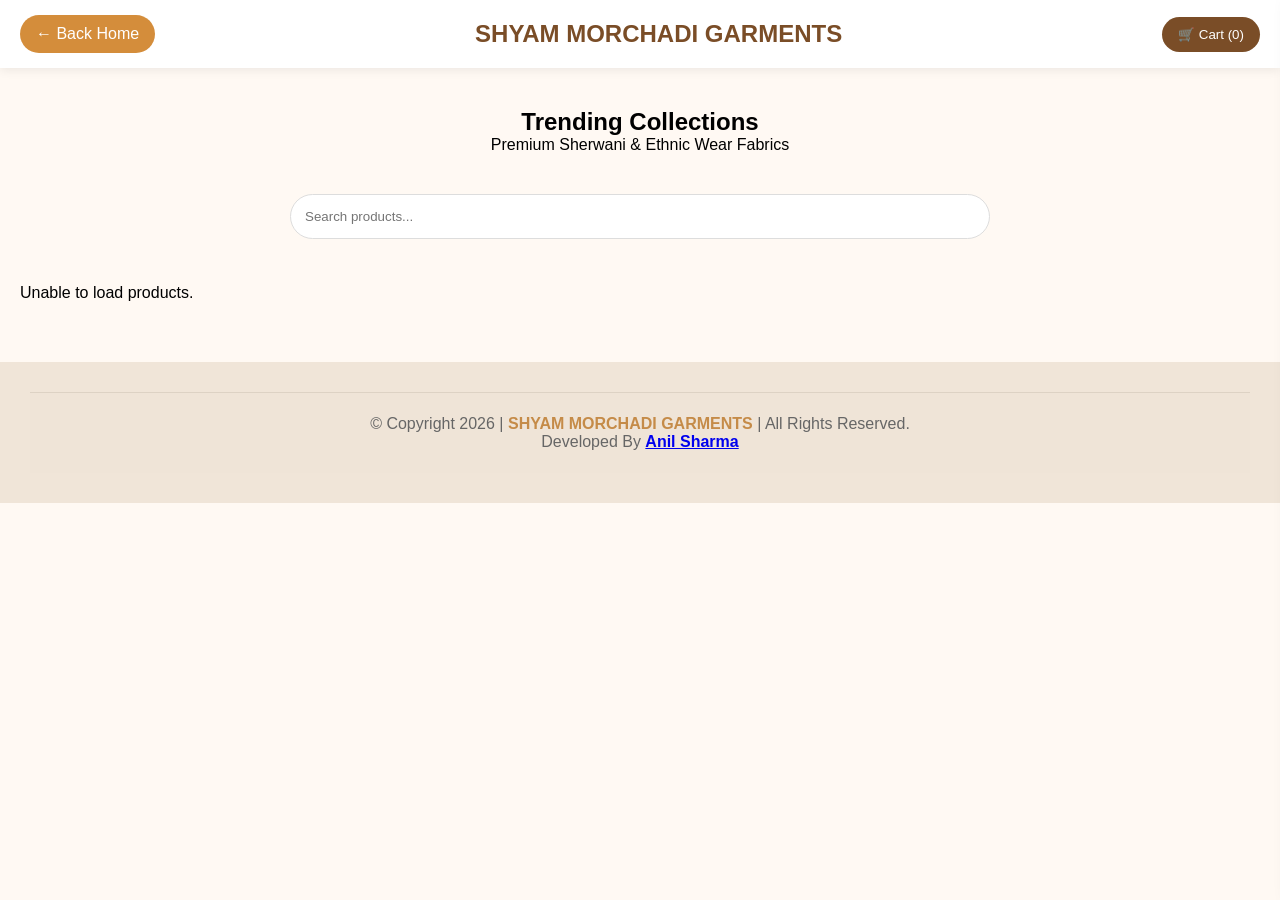
<file: collections.html>
<!DOCTYPE html>
<html lang="en">

<head>
    <meta charset="UTF-8">
    <meta name="viewport" content="width=device-width, initial-scale=1.0">
    <title>Trending Collections | SHYAM MORCHADI GARMENTS</title>
    <style>
        * {
            margin: 0;
            padding: 0;
            box-sizing: border-box;
            scroll-behavior: smooth;
        }

        body {
            font-family: Arial, sans-serif;
            background: #fff9f3
        }

        .tc-header {
            position: sticky;
            top: 0;
            background: #fff;
            padding: 15px 20px;
            display: flex;
            justify-content: space-between;
            align-items: center;
            box-shadow: 0 2px 10px rgba(0, 0, 0, .08);
            z-index: 99
        }

        .tc-home {
            padding: 10px 16px;
            background: #d48d3b;
            color: #fff;
            text-decoration: none;
            border-radius: 30px
        }

        .tc-title {
            text-align: center;
            color: #7a4d27
        }

        .tc-cart-btn {
            cursor: pointer;
            background: #7a4d27;
            color: #fff;
            border: none;
            padding: 10px 16px;
            border-radius: 30px
        }

        .tc-hero {
            text-align: center;
            padding: 40px 20px
        }

        .tc-search {
            display: block;
            width: min(700px, 90%);
            margin: 0 auto 25px;
            padding: 14px;
            border: 1px solid #ddd;
            border-radius: 30px
        }

        .tc-grid {
            display: grid;
            grid-template-columns: repeat(auto-fill, minmax(280px, 1fr));
            gap: 24px;
            padding: 20px
        }

        .tc-card {
            background: #fff;
            border-radius: 18px;
            overflow: hidden;
            box-shadow: 0 4px 16px rgba(0, 0, 0, .08)
        }

        .tc-card img {
            width: 100%;
            height: 260px;
            object-fit: cover
        }

        .tc-content {
            padding: 15px
        }

        .tc-price {
            color: #d48d3b;
            font-weight: bold;
            font-size: 22px
        }

        .tc-qty {
            display: flex;
            gap: 10px;
            align-items: center;
            margin: 12px 0
        }

        .tc-qty button,
        .tc-add {
            padding: 8px 12px;
            border: none;
            border-radius: 8px;
            cursor: pointer
        }

        .tc-add {
            width: 100%;
            background: #d48d3b;
            color: #fff
        }

        .tc-drawer {
            position: fixed;
            right: -420px;
            top: 0;
            width: 400px;
            max-width: 100%;
            height: 100%;
            background: #fff;
            transition: .3s;
            z-index: 999;
            padding: 15px;
            box-shadow: -5px 0 20px rgba(0, 0, 0, .2);
            display: flex;
            flex-direction: column
        }

        .tc-drawer.open {
            right: 0
        }

        .tc-overlay {
            position: fixed;
            inset: 0;
            background: rgba(0, 0, 0, .4);
            display: none;
            z-index: 998
        }

        .tc-overlay.show {
            display: block
        }

        .tc-items {
            flex: 1;
            overflow: auto
        }

        .tc-order {
            background: #25D366;
            color: #fff;
            border: none;
            padding: 14px;
            border-radius: 30px;
            cursor: pointer;
            width: 100%
        }

        .tc-footer {
            margin-top: 40px;
            background: #f0e5d8;
            padding: 30px;
            text-align: center
        }

        .foot-bottom {
            border-top: 1px solid #ddd2c4;
            padding: 22px 7%;
            text-align: center;
            color: #666;
            font-size: 16px;
            background: #efe4d7;
        }

        .foot-bottom span {
            color: #c58b48;
            font-weight: 600;
        }
        .tc-cart-row{

    display:flex;

    justify-content:space-between;

    align-items:center;

    gap:10px;

    margin-bottom:10px;
}

.tc-delete-btn{

    background:#e74c3c;

    color:#fff;

    border:none;

    padding:8px 14px;

    border-radius:8px;

    cursor:pointer;

    font-size:13px;
}

.tc-delete-btn:hover{

    opacity:.9;
}
.tc-clear-cart{

    width:100%;

    margin-bottom:10px;

    background:#7a4d27;

    color:#fff;

    border:none;

    padding:14px;

    border-radius:30px;

    cursor:pointer;
}




@media(max-width:768px){
      .tc-home {
        font-size: 12px;
            padding: 4px 8px;
            background: #d48d3b;
            color: #fff;
            text-decoration: none;
            border-radius: 15px
        }
         .tc-title {
            font-size: 12px;
        }
        
        .tc-cart-btn {
            font-size: 12px;
            cursor: pointer;
            background: #bda795;
            color: #fff;
            border: none;
            padding: 4px 8px;
            border-radius: 15px
        }
}
    

/* ================= LOADER ================= */

.tc-loader-wrapper{

    width:100%;

    display:flex;

    flex-direction:column;

    align-items:center;

    justify-content:center;

    padding:80px 20px;

    gap:20px;
}

.tc-loader{

    width:70px;

    height:70px;

    border:6px solid #f3e1cd;

    border-top:6px solid #d48d3b;

    border-radius:50%;

    animation:tcSpin 1s linear infinite;
}

/* TEXT */

.tc-loader-wrapper p{

    color:#7a4d27;

    font-size:18px;

    font-weight:600;
}

/* SPIN */

@keyframes tcSpin{

    0%{

        transform:rotate(0deg);
    }

    100%{

        transform:rotate(360deg);
    }

}


    </style>
</head>

<body>

    <div class="tc-header">
        <a href="index.html" class="tc-home">← Back Home</a>
        <h2 class="tc-title">SHYAM MORCHADI GARMENTS</h2>
        <button class="tc-cart-btn" onclick="openCart()">🛒 Cart (<span id="cartCount">0</span>)</button>
    </div>

    <section class="tc-hero">
        <h1>Trending Collections</h1>
        <p>Premium Sherwani & Ethnic Wear Fabrics</p>
    </section>

    <input class="tc-search" id="search" placeholder="Search products...">
<div id="tc-loader" class="tc-loader-wrapper">
    <div class="tc-loader"></div>

    <p>
        Loading Premium Collections...
    </p>

</div>
    <div id="products" class="tc-grid"></div>

    <div class="tc-overlay" id="overlay" onclick="closeCart()"></div>

    <div class="tc-drawer" id="drawer">
        <h2>Shopping Cart</h2>
        <div class="tc-items" id="cartItems"></div>
        <h3>Total: ₹<span id="totalAmt">0</span></h3>
        <button class="tc-clear-cart" onclick="clearCart()"> Clear Cart </button>
        <button class="tc-order" onclick="whatsappOrder()">Order on WhatsApp</button>
    </div>

    <footer class="tc-footer">
        <div class="foot-bottom">

            © Copyright 2026 |
            <span>
                SHYAM MORCHADI GARMENTS
            </span>
            | All Rights Reserved. <br>
            Developed By <span> <a href="https://backtick.in/" target="_blank">Anil Sharma</a></span>
        </div>
    </footer>

    <script>
        const API_URL = "https://script.google.com/macros/s/AKfycbw9p7KmoX_NBHthhbcltU9DxDfgYz_7BRnIdJJrrB8K_wScSTcKerc22ifkkMvbRjvo9w/exec";
        let products = [];

        let cart = JSON.parse(localStorage.getItem('tcCart') || '[]');

        function saveCart() {
            localStorage.setItem('tcCart', JSON.stringify(cart));
            renderCart();
        }

        async function loadProducts() {
             document
    .getElementById('tc-loader')
    .style.display = 'flex';
            try {
                const res = await fetch(API_URL);
                products = await res.json();
                renderProducts(products);
            } catch (e) {
                document.getElementById('products').innerHTML = '<p>Unable to load products.</p>';
            }
             document
    .getElementById('tc-loader')
    .style.display = 'none';
        }

        function renderProducts(arr) {
            const el = document.getElementById('products');
            el.innerHTML = '';
            arr.forEach(p => {
                el.innerHTML += `
  <div class="tc-card">
    <img src="${p.image}" onerror="this.src='https://via.placeholder.com/400x300?text=Fabric'">
    <div class="tc-content">
      <small>${p.category || ''}</small>
      <h3>${p.name}</h3>
      <p>${p.description || ''}</p>
      <div class="tc-price">₹${p.price}</div>
      <div class="tc-qty">
        <button onclick="changeQty(${p.id},-1)">-</button>
        <span id="qty_${p.id}">1</span>
        <button onclick="changeQty(${p.id},1)">+</button>
      </div>
      <button class="tc-add" onclick='addToCart(${JSON.stringify(p)})'>Add To Cart</button>
    </div>
  </div>`;
            });
        }

        const qtyMap = {};
        function changeQty(id, val) {
            qtyMap[id] = (qtyMap[id] || 1) + val;
            if (qtyMap[id] < 1) qtyMap[id] = 1;
            document.getElementById('qty_' + id).textContent = qtyMap[id];
        }

        function addToCart(p) {
            const q = qtyMap[p.id] || 1;
            const ex = cart.find(x => x.id === p.id);
            if (ex) ex.qty += q;
            else cart.push({ ...p, qty: q });
            saveCart();
        }

        function renderCart() {
            document.getElementById('cartCount').textContent = cart.reduce((a, b) => a + b.qty, 0);
            let total = 0;
            const c = document.getElementById('cartItems');
            c.innerHTML = '';
            cart.forEach(i => {
                total += i.qty * i.price;
                // c.innerHTML += `<p><b>${i.name}</b><br>Qty:${i.qty} | ₹${i.price}</p><hr>`;
                c.innerHTML += `
<div class="tc-cart-row">

    <p>
        <b>${i.name}</b><br>
        Qty: ${i.qty} | ₹${i.price}
    </p>

    <button
        class="tc-delete-btn"
        onclick="removeItem(${i.id})">

        Remove

    </button>

</div>

<hr>
`;
            });
            document.getElementById('totalAmt').textContent = total;
        }
function removeItem(id){

    cart = cart.filter(item => item.id !== id);

    saveCart();

}
        function openCart() {
            drawer.classList.add('open');
            overlay.classList.add('show');
        }
        function closeCart() {
            drawer.classList.remove('open');
            overlay.classList.remove('show');
        }
function clearCart(){

    if(confirm("Remove all items from cart?")){

        cart = [];

        saveCart();

    }

}
        function whatsappOrder() {
            if (!cart.length) { alert('Cart empty'); return; }
            let msg = 'Hello SHYAM MORCHADI GARMENTS,%0A%0AOrder Details:%0A';
            let total = 0;
            cart.forEach((i, n) => {
                total += i.qty * i.price;
                msg += `${n + 1}. ${i.name} Qty:${i.qty} Price:₹${i.price}%0A`;
            });
            msg += `%0AGrand Total: ₹${total}`;
            window.open('https://wa.me/919374857246?text=' + msg, '_blank');
        }

        search.onkeyup = e => {
            const k = e.target.value.toLowerCase();
            renderProducts(products.filter(p => (p.name || '').toLowerCase().includes(k) || (p.category || '').toLowerCase().includes(k)));
        };

        renderCart();
        loadProducts();
    </script>
</body>

</html>
</file>
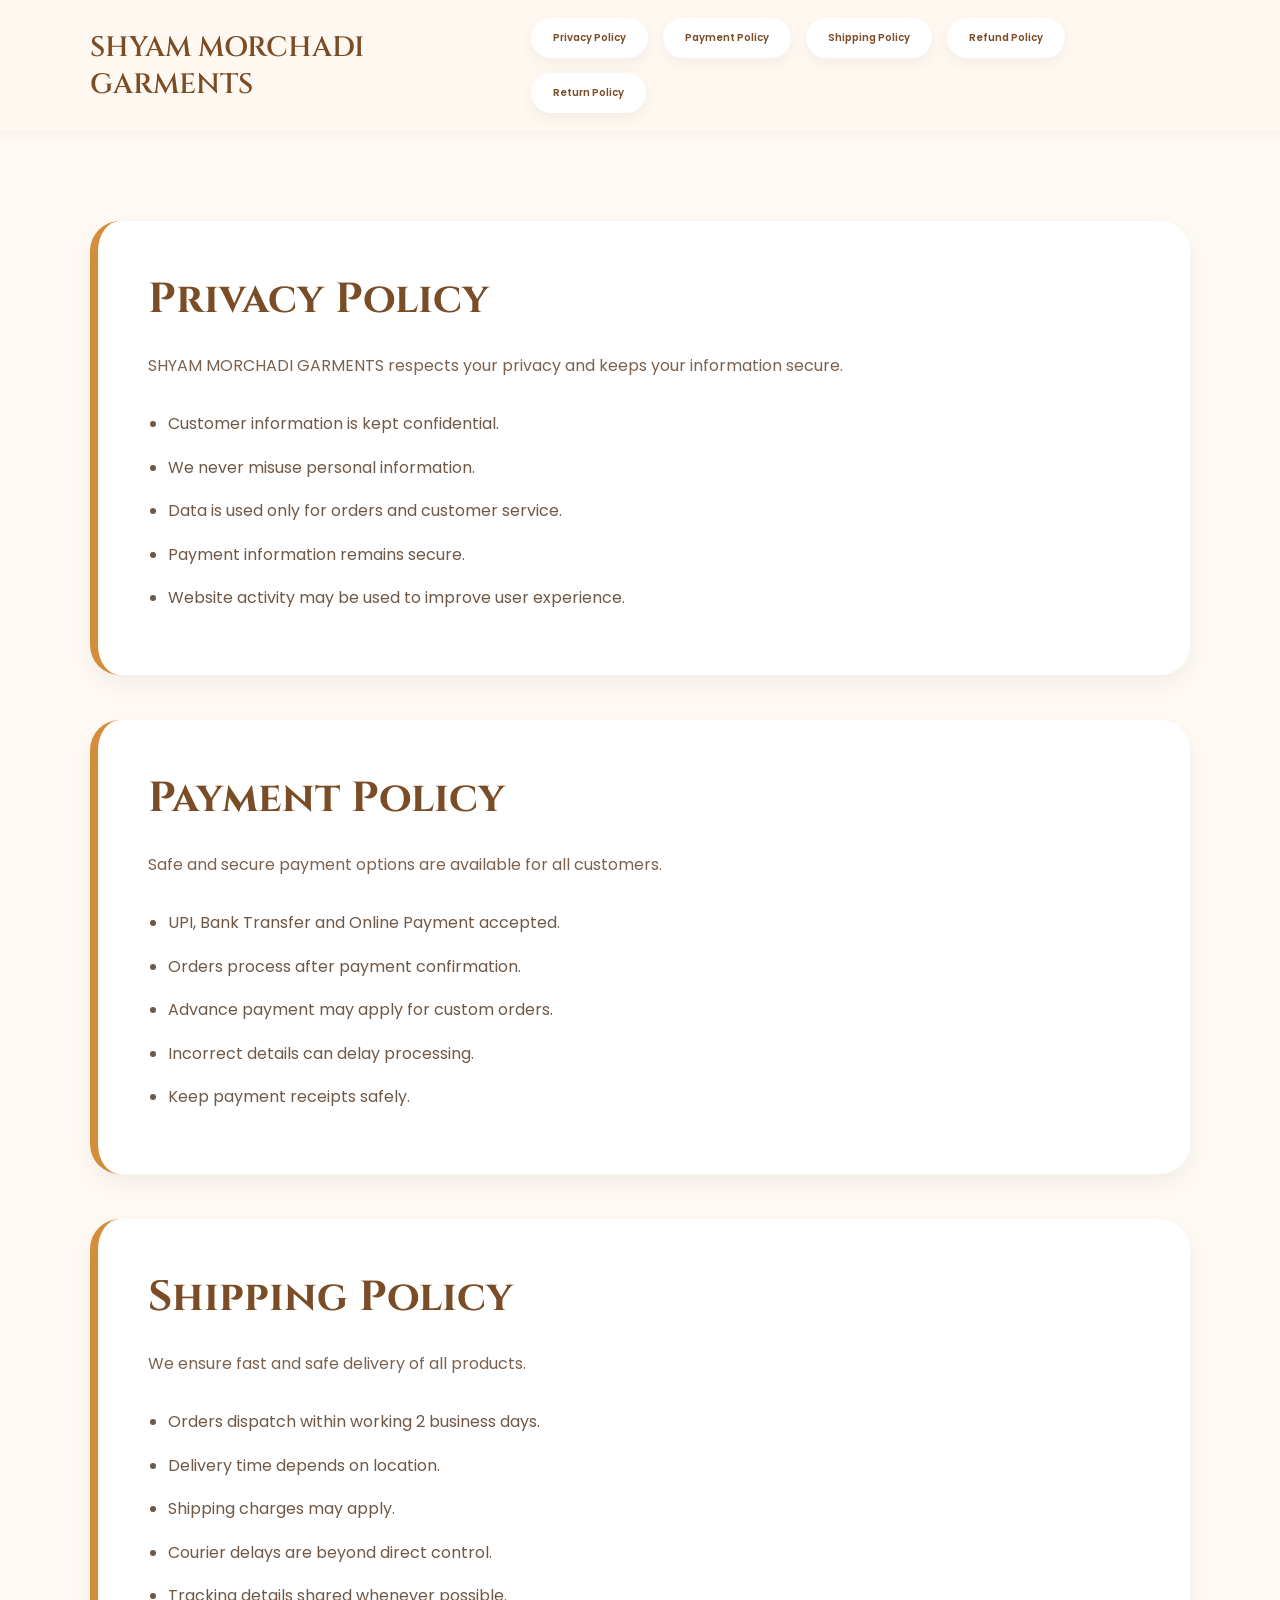
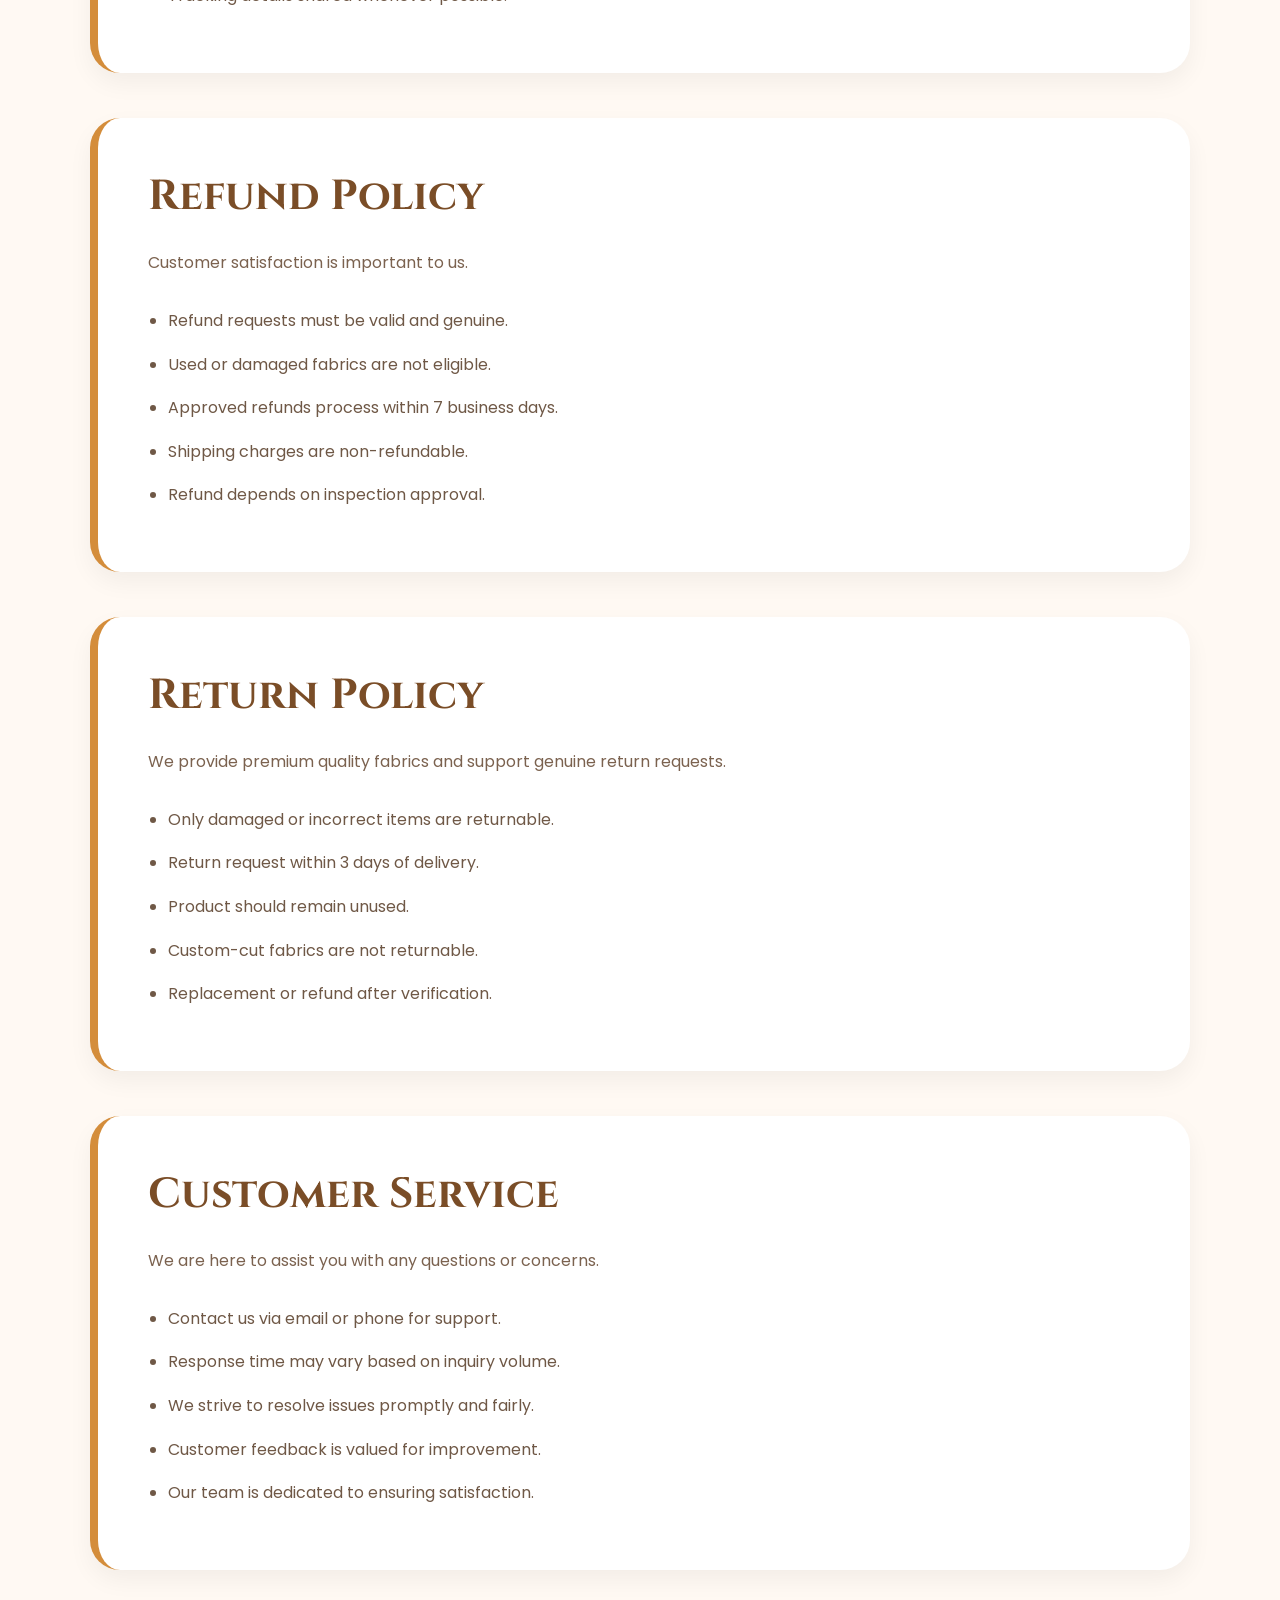
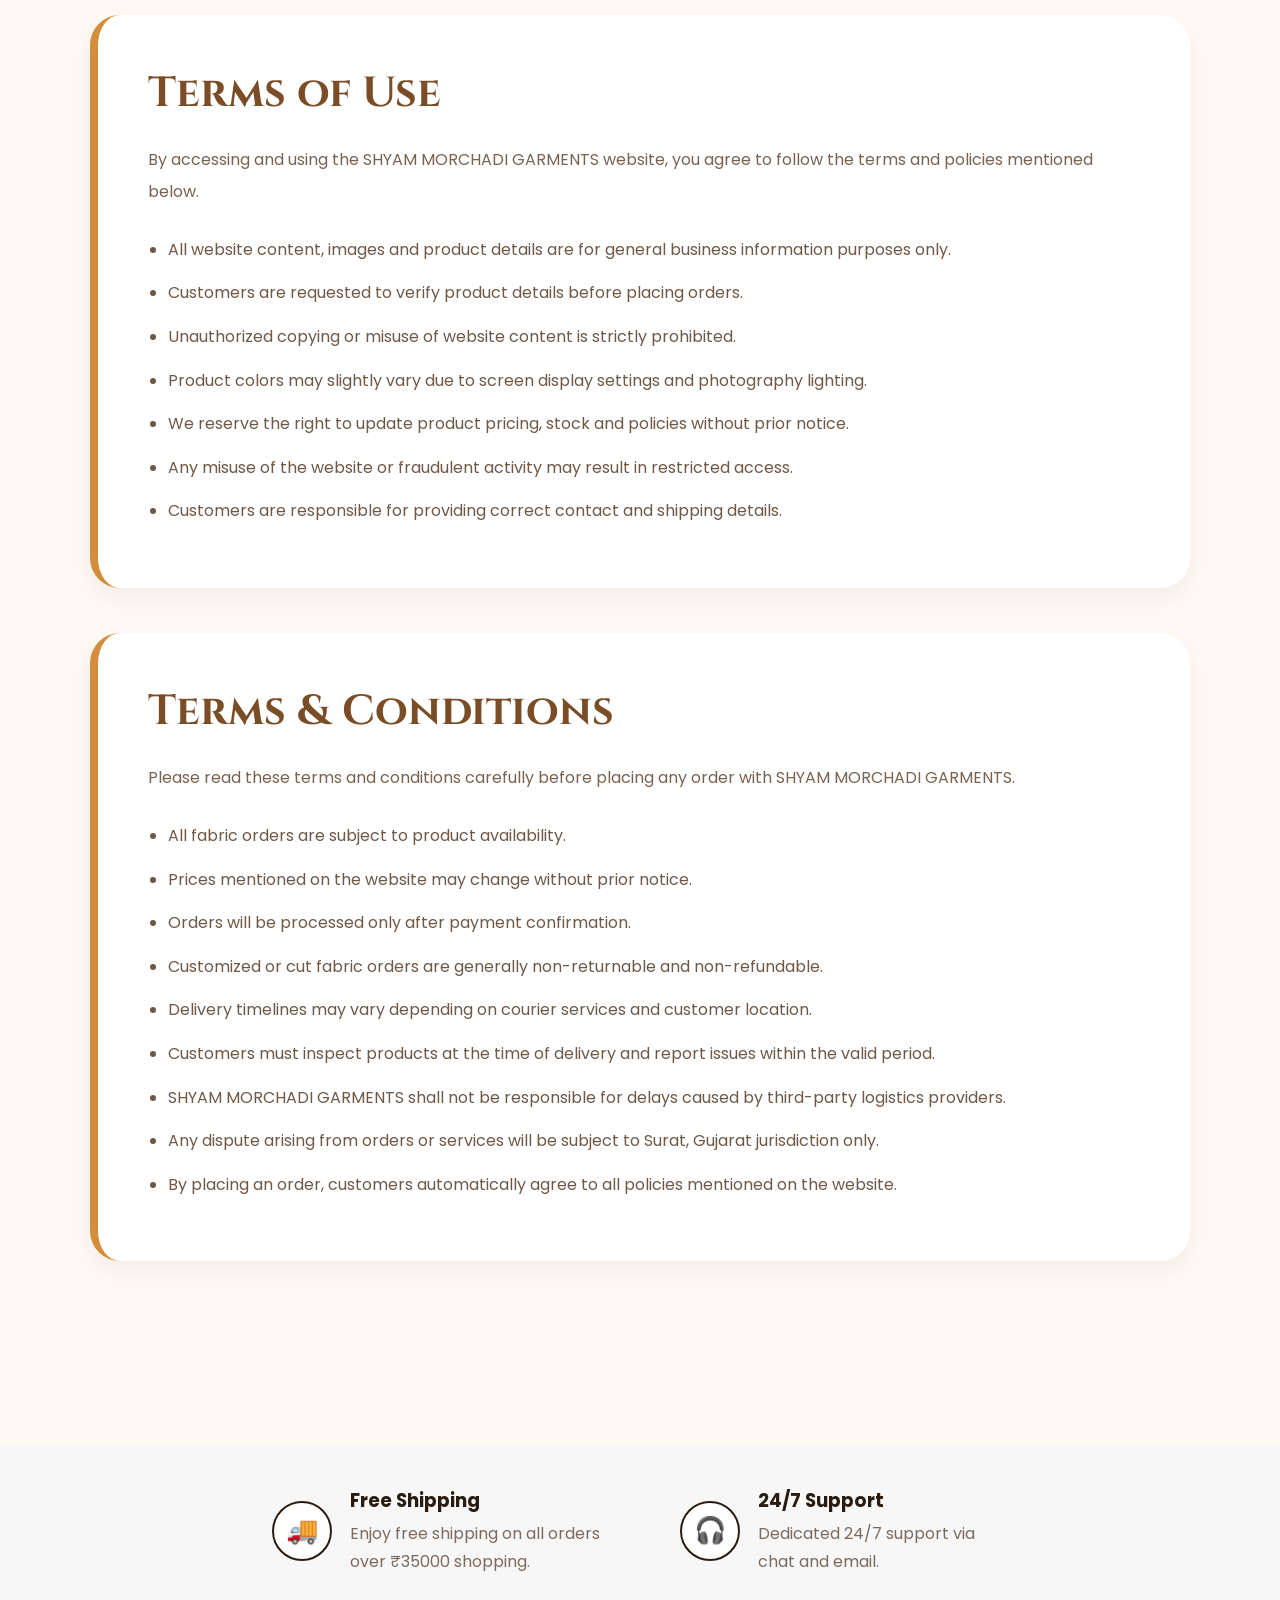
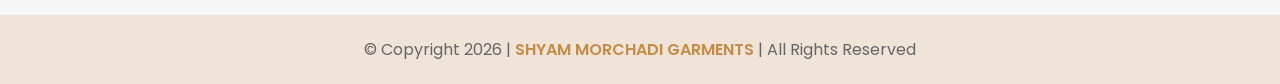
<file: policies.html>
<!DOCTYPE html>
<html lang="en">
<head>
  <meta charset="UTF-8">
  <meta name="viewport" content="width=device-width, initial-scale=1.0">
  <title>Policies | SHYAM MORCHADI GARMENTS</title>

  <!-- GOOGLE FONT -->

  <link rel="preconnect" href="https://fonts.googleapis.com">

  <link href="https://fonts.googleapis.com/css2?family=Cinzel:wght@500;700&family=Poppins:wght@300;400;500;600;700&display=swap" rel="stylesheet">

  <style>

    *{
      margin:0;
      padding:0;
      box-sizing:border-box;
      scroll-behavior:smooth;
    }

    body{
      font-family:'Poppins',sans-serif;
      background:#fff9f3;
      color:#6b3f1f;
    }

    a{
      text-decoration:none;
    }

    /* ===================================================== */
    /* HEADER */
    /* ===================================================== */

    .policyHeader{
      width:100%;
      background:rgba(255,248,240,0.95);
      padding:18px 7%;
      display:flex;
      justify-content:space-between;
      align-items:center;
      box-shadow:0 2px 15px rgba(0,0,0,0.05);
      position:sticky;
      top:0;
      z-index:999;
    }

    .policyLogo{
      font-size:28px;
      font-family:'Cinzel',serif;
      font-weight:700;
      color:#8b5e34;
    }

    .policyNav{
      display:flex;
      gap:15px;
      flex-wrap:wrap;
    }

    .policyNav a{
      background:#fff;
      color:#7a4d27;
      padding:12px 22px;
      border-radius:40px;
      font-size:10px;
      font-weight:600;
      transition:0.3s;
      box-shadow:0 5px 15px rgba(0,0,0,0.05);
    }

    .policyNav a:hover{
      background:#d48d3b;
      color:#fff;
    }

    /* ===================================================== */
    /* MAIN SECTION */
    /* ===================================================== */

    .policyMain{
      padding:90px 7%;
    }

    .policyBox{
      background:#fff;
      padding:50px;
      border-radius:30px;
      margin-bottom:45px;
      box-shadow:0 10px 25px rgba(0,0,0,0.05);
      border-left:8px solid #d48d3b;
      transition:0.4s;
    }

    .policyBox:hover{
      transform:translateY(-5px);
    }

    .policyHeading{
      font-size:42px;
      color:#7a4d27;
      margin-bottom:22px;
      font-family:'Cinzel',serif;
    }

    .policyText{
      color:#7b624f;
      line-height:2;
      margin-bottom:25px;
      font-size:16px;
    }

    .policyList{
      padding-left:20px;
    }

    .policyList li{
      color:#6f5846;
      line-height:2.1;
      margin-bottom:10px;
      font-size:16px;
    }

    /* ===================================================== */
    /* FOOTER */
    /* ===================================================== */

    .policyFooter{
      background:#f4ede4;
      margin-top:50px;
    }

    .policyFooterTop{
      display:flex;
      justify-content:center;
      gap:80px;
      padding:40px 7%;
      background:#f7f7f7;
      flex-wrap:wrap;
    }

    .policyFeature{
      display:flex;
      align-items:center;
      gap:18px;
    }

    .policyIcon{
      width:60px;
      height:60px;
      border:2px solid #2b1c10;
      border-radius:50%;
      display:flex;
      align-items:center;
      justify-content:center;
      font-size:26px;
      background:#fff;
    }

    .policyFeature h3{
      color:#2b1c10;
      margin-bottom:5px;
    }

    .policyFeature p{
      color:#7b6a5d;
      max-width:250px;
      line-height:1.7;
    }

    .policyFooterBottom{
      padding:22px;
      text-align:center;
      background:#efe4d7;
      color:#666;
    }

    .policyFooterBottom span{
      color:#c58b48;
      font-weight:600;
    }


    /* ===================================================== */
    /* whats new  sift to smg.html*/
    /* ===================================================== */
/* ================= WHAT'S NEW ================= */

    /* ===================================================== */
    /*  ABOUT BRAND  sifted in smg.html*/
    /* ===================================================== */

    /* ===================================================== */
    /* MOBILE */
    /* ===================================================== */

    @media(max-width:992px){

      .policyHeader{
        flex-direction:column;
        gap:20px;
      }

      .policyHeading{
        font-size:32px;
      }

    }

    @media(max-width:797px){
        .policyNav A{
            display:none;
        }    
    }

    @media(max-width:768px){

      .policyBox{
        padding:35px 25px;
      }

      .policyNav{
        justify-content:center;
      }

      .policyNav a{
        width:100%;
        text-align:center;
      }

    }

  </style>

</head>
<body>

  <!-- ===================================================== -->
  <!-- HEADER -->
  <!-- ===================================================== -->

  <header class="policyHeader">

    <div class="policyLogo">
     <a href="index.html" style="text-decoration:none; color:#7a4d27; font-weight:600;">SHYAM MORCHADI GARMENTS</a>
    </div>

    <div class="policyNav">

      <a href="#privacy-policy">
        Privacy Policy
      </a>

      <a href="#payment-policy">
        Payment Policy
      </a>

      <a href="#shipping-policy">
        Shipping Policy
      </a>

      <a href="#refund-policy">
        Refund Policy
      </a>

      <a href="#return-policy">
        Return Policy
      </a>

    </div>

  </header>

  <!-- ===================================================== -->
  <!-- MAIN CONTENT -->
  <!-- ===================================================== -->

  <section class="policyMain">

    <!-- PRIVACY -->

    <div class="policyBox" id="privacy-policy">

      <h2 class="policyHeading">
        Privacy Policy
      </h2>

      <p class="policyText">
        SHYAM MORCHADI GARMENTS respects your privacy and keeps your information secure.
      </p>

      <ul class="policyList">

        <li>Customer information is kept confidential.</li>

        <li>We never misuse personal information.</li>

        <li>Data is used only for orders and customer service.</li>

        <li>Payment information remains secure.</li>

        <li>Website activity may be used to improve user experience.</li>

      </ul>

    </div>

    <!-- PAYMENT -->

    <div class="policyBox" id="payment-policy">

      <h2 class="policyHeading">
        Payment Policy
      </h2>

      <p class="policyText">
        Safe and secure payment options are available for all customers.
      </p>

      <ul class="policyList">

        <li>UPI, Bank Transfer and Online Payment accepted.</li>

        <li>Orders process after payment confirmation.</li>

        <li>Advance payment may apply for custom orders.</li>

        <li>Incorrect details can delay processing.</li>

        <li>Keep payment receipts safely.</li>

      </ul>

    </div>

    <!-- SHIPPING -->

    <div class="policyBox" id="shipping-policy">

      <h2 class="policyHeading">
        Shipping Policy
      </h2>

      <p class="policyText">
        We ensure fast and safe delivery of all products.
      </p>

      <ul class="policyList">

        <li>Orders dispatch within working 2 business days.</li>

        <li>Delivery time depends on location.</li>

        <li>Shipping charges may apply.</li>

        <li>Courier delays are beyond direct control.</li>

        <li>Tracking details shared whenever possible.</li>

      </ul>

    </div>

    <!-- REFUND -->

    <div class="policyBox" id="refund-policy">

      <h2 class="policyHeading">
        Refund Policy
      </h2>

      <p class="policyText">
        Customer satisfaction is important to us.
      </p>

      <ul class="policyList">

        <li>Refund requests must be valid and genuine.</li>

        <li>Used or damaged fabrics are not eligible.</li>

        <li>Approved refunds process within 7 business days.</li>

        <li>Shipping charges are non-refundable.</li>

        <li>Refund depends on inspection approval.</li>

      </ul>

    </div>

    <!-- RETURN -->

    <div class="policyBox" id="return-policy">

      <h2 class="policyHeading">
        Return Policy
      </h2>

      <p class="policyText">
        We provide premium quality fabrics and support genuine return requests.
      </p>

      <ul class="policyList">

        <li>Only damaged or incorrect items are returnable.</li>

        <li>Return request within 3 days of delivery.</li>

        <li>Product should remain unused.</li>

        <li>Custom-cut fabrics are not returnable.</li>

        <li>Replacement or refund after verification.</li>

      </ul>

    </div>

    <!-- Customer Service -->

     <div class="policyBox" id="customer-service">

       <h2 class="policyHeading">
         Customer Service
       </h2>

       <p class="policyText">
         We are here to assist you with any questions or concerns.
       </p>

       <ul class="policyList">

         <li>Contact us via email or phone for support.</li>

         <li>Response time may vary based on inquiry volume.</li>

         <li>We strive to resolve issues promptly and fairly.</li>

         <li>Customer feedback is valued for improvement.</li>

         <li>Our team is dedicated to ensuring satisfaction.</li>

       </ul>


    </div>

    <!-- What's New sifted in smg.html -->


    <!-- Terms of Use -->
 <div class="policyBox" id="terms-of-use">

       <h2 class="policyHeading">
         Terms of Use
       </h2>

       <p class="policyText">
          By accessing and using the SHYAM MORCHADI GARMENTS website,
        you agree to follow the terms and policies mentioned below.
       </p>

       <ul class="policyList">

          <li>
            All website content, images and product details are for general business information purposes only.
        </li>

        <li>
            Customers are requested to verify product details before placing orders.
        </li>

        <li>
            Unauthorized copying or misuse of website content is strictly prohibited.
        </li>

        <li>
            Product colors may slightly vary due to screen display settings and photography lighting.
        </li>

        <li>
            We reserve the right to update product pricing, stock and policies without prior notice.
        </li>

        <li>
            Any misuse of the website or fraudulent activity may result in restricted access.
        </li>

        <li>
            Customers are responsible for providing correct contact and shipping details.
        </li>

       </ul>


    </div>

     <!-- Terms & Conditions -->
   <div class="policyBox" id="terms-and-conditions">

       <h2 class="policyHeading">
         Terms & Conditions
       </h2>

       <p class="policyText">
         Please read these terms and conditions carefully before placing any order with SHYAM MORCHADI GARMENTS.
       </p>

       <ul class="policyList">

          <li>
            All fabric orders are subject to product availability.
        </li>

        <li>
            Prices mentioned on the website may change without prior notice.
        </li>

        <li>
            Orders will be processed only after payment confirmation.
        </li>

        <li>
            Customized or cut fabric orders are generally non-returnable and non-refundable.
        </li>

        <li>
            Delivery timelines may vary depending on courier services and customer location.
        </li>

        <li>
            Customers must inspect products at the time of delivery and report issues within the valid period.
        </li>

        <li>
            SHYAM MORCHADI GARMENTS shall not be responsible for delays caused by third-party logistics providers.
        </li>

        <li>
            Any dispute arising from orders or services will be subject to Surat, Gujarat jurisdiction only.
        </li>

        <li>
            By placing an order, customers automatically agree to all policies mentioned on the website.
        </li>

       </ul>


    </div>

  <!-- Read More sifted in smg.html -->


  </section>
  
  <!-- ===================================================== -->
  <!-- FOOTER -->
  <!-- ===================================================== -->

  <footer class="policyFooter">

    <div class="policyFooterTop">

      <div class="policyFeature">

        <div class="policyIcon">
          🚚
        </div>

        <div>

          <h3>Free Shipping</h3>

          <p>
            Enjoy free shipping on all orders over ₹35000 shopping.
          </p>

        </div>

      </div>

      <div class="policyFeature">

        <div class="policyIcon">
          🎧
        </div>

        <div>

          <h3>24/7 Support</h3>

          <p>
            Dedicated 24/7 support via chat and email.
          </p>

        </div>

      </div>

    </div>

    <div class="policyFooterBottom">

      © Copyright 2026 |
      <span>SHYAM MORCHADI GARMENTS</span>
      | All Rights Reserved

    </div>

  </footer>

</body>
</html>
</file>
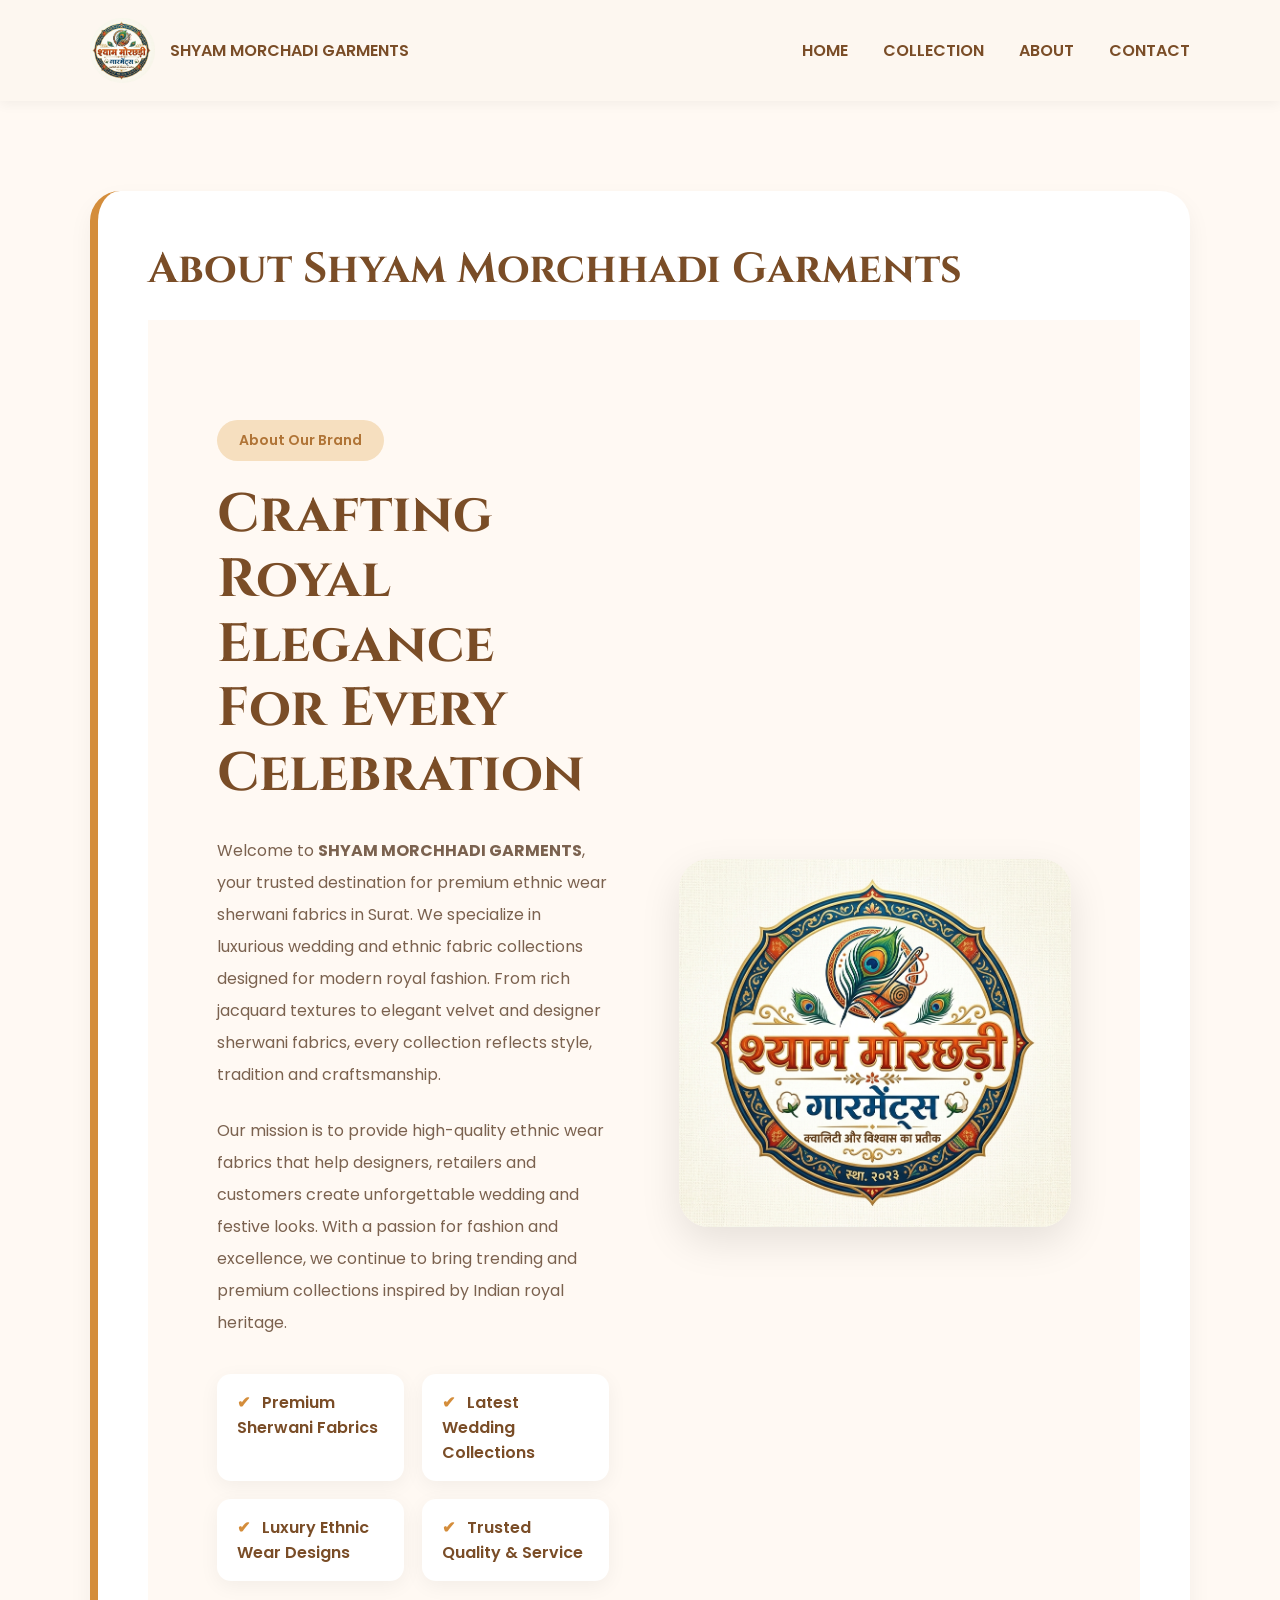
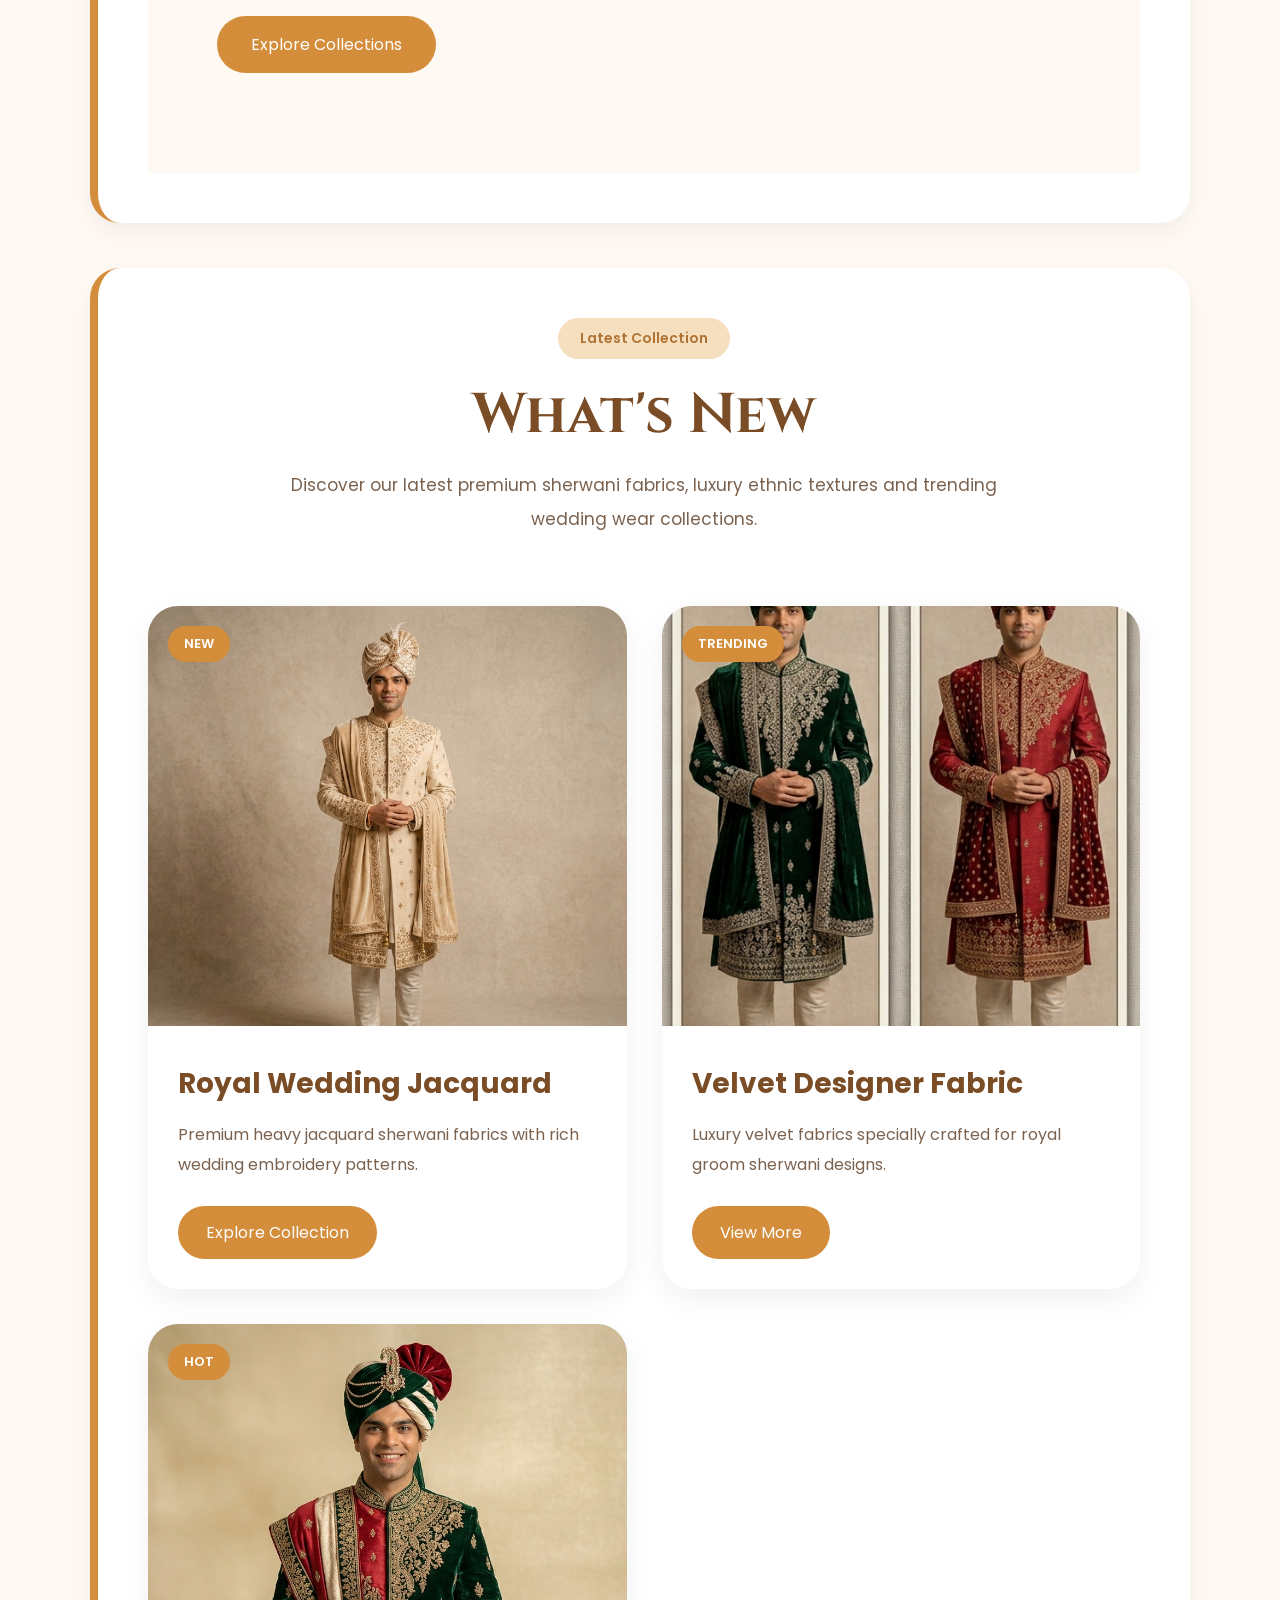
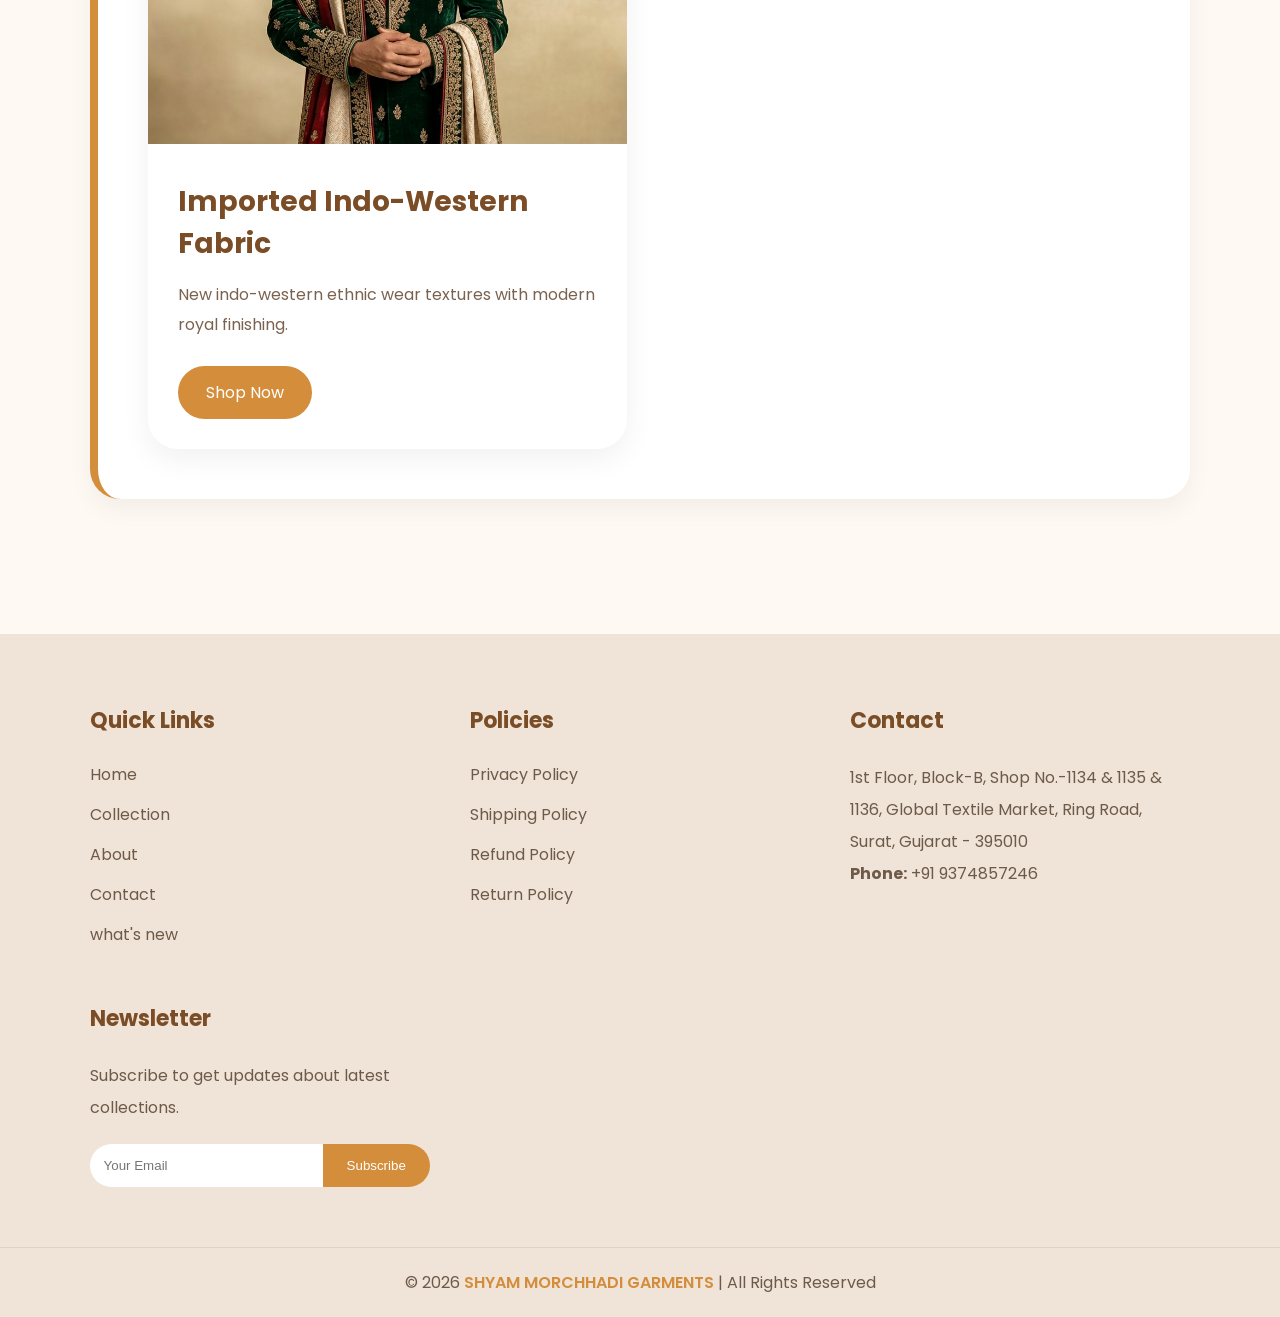
<file: smg.html>
<!DOCTYPE html>
<html lang="en">

<head>

    <meta charset="UTF-8">

    <meta name="viewport" content="width=device-width, initial-scale=1.0">

    <title>
        SHYAM MORCHHADI GARMENTS
    </title>

    <!-- GOOGLE FONT -->

    <link rel="preconnect" href="https://fonts.googleapis.com">

    <link rel="preconnect" href="https://fonts.gstatic.com" crossorigin>

    <link
        href="https://fonts.googleapis.com/css2?family=Cinzel:wght@500;700&family=Poppins:wght@300;400;500;600;700&display=swap"
        rel="stylesheet">

    <style>
        * {
            margin: 0;
            padding: 0;
            box-sizing: border-box;
            scroll-behavior: smooth;
        }

        body {
            font-family: 'Poppins', sans-serif;
            background: #fff9f3;
            overflow-x: hidden;
        }

        a {
            text-decoration: none;
        }

        /* ================================================= */
        /* NAVBAR */
        /* ================================================= */

        nav {

            width: 100%;

            display: flex;

            justify-content: space-between;

            align-items: center;

            padding: 18px 7%;

            background: #fdf7f0;

            position: sticky;

            top: 0;

            z-index: 999;

            box-shadow: 0 3px 12px rgba(0, 0, 0, .05);
        }

        /* LOGO */

        .logo-area {

            display: flex;

            align-items: center;

            gap: 15px;
        }

        .logo-area img {

            width: 65px;

            height: 65px;

            object-fit: cover;

            border-radius: 50%;
        }

        .logo-text {

            font-size: 42px;

            color: #8b5e34;

            font-family: 'Cinzel', serif;

            font-weight: 700;
        }

        /* NAV LINKS */

        .nav-links {

            display: flex;

            gap: 35px;
        }

        .nav-links a {

            color: #7a4d27;

            font-weight: 600;

            transition: .3s;
        }

        .nav-links a:hover {

            color: #d48d3b;
        }

        /* CART */

        .cart-icon {

            background: #d48d3b;

            color: #fff;

            padding: 14px 26px;

            border-radius: 40px;

            font-weight: 600;
        }

        /* ================================================= */
        /* EMPTY CONTENT AREA */
        /* ================================================= */

        .custom-page-content {

            min-height: 80vh;

            padding: 120px 7%;

            display: flex;

            align-items: center;

            justify-content: center;

            text-align: center;
        }

        .custom-page-box {

            background: #fff;

            width: 100%;

            max-width: 900px;

            padding: 80px 50px;

            border-radius: 35px;

            box-shadow: 0 10px 35px rgba(0, 0, 0, .06);
        }

        .custom-page-box h1 {

            font-size: 58px;

            color: #7a4d27;

            font-family: 'Cinzel', serif;

            margin-bottom: 20px;
        }

        .custom-page-box p {

            color: #7b624f;

            font-size: 18px;

            line-height: 2;
        }

        /* ================================================= */
        /* policyMain */
        /* ================================================= */

        .policyMain {
            padding: 90px 7%;
        }

        .policyBox {
            background: #fff;
            padding: 50px;
            border-radius: 30px;
            margin-bottom: 45px;
            box-shadow: 0 10px 25px rgba(0, 0, 0, 0.05);
            border-left: 8px solid #d48d3b;
            transition: 0.4s;
        }

        .policyBox:hover {
            transform: translateY(-5px);
        }

        .policyHeading {
            font-size: 42px;
            color: #7a4d27;
            margin-bottom: 22px;
            font-family: 'Cinzel', serif;
        }

        .policyText {
            color: #7b624f;
            line-height: 2;
            margin-bottom: 25px;
            font-size: 16px;
        }

        .policyList {
            padding-left: 20px;
        }

        .policyList li {
            color: #6f5846;
            line-height: 2.1;
            margin-bottom: 10px;
            font-size: 16px;
        }

        @media(max-width:768px) {

            .policyBox {
                padding: 35px 25px;
            }

            .policyNav {
                justify-content: center;
            }

            .policyNav a {
                width: 100%;
                text-align: center;
            }

        }

        @media(max-width:992px) {

            .policyHeader {
                flex-direction: column;
                gap: 20px;
            }

            .policyHeading {
                font-size: 32px;
            }

        }

        /* ================================================= */
        /* FOOTER */
        /* ================================================= */

        .footer {

            background: #efe4d7;

            padding-top: 70px;
        }

        /* TOP */

        .footer-top {

            display: grid;

            grid-template-columns:
                repeat(auto-fit, minmax(250px, 1fr));

            gap: 40px;

            padding: 0 7% 60px;
        }

        /* COLUMN */

        .footer-column h3 {

            color: #7a4d27;

            margin-bottom: 25px;

            font-size: 22px;
        }

        .footer-column a {

            display: block;

            color: #6e5a4a;

            margin-bottom: 15px;

            transition: .3s;
        }

        .footer-column a:hover {

            color: #d48d3b;
        }

        .footer-column p {

            color: #6e5a4a;

            line-height: 2;
        }

        /* NEWSLETTER */

        .footer-newsletter {

            display: flex;

            margin-top: 20px;
        }

        .footer-newsletter input {

            flex: 1;

            padding: 14px;

            border: none;

            border-radius: 40px 0 0 40px;

            outline: none;
        }

        .footer-newsletter button {

            border: none;

            background: #d48d3b;

            color: #fff;

            padding: 0 24px;

            border-radius: 0 40px 40px 0;

            cursor: pointer;
        }

        /* COPYRIGHT */

        .footer-bottom {

            border-top: 1px solid rgba(0, 0, 0, .08);

            padding: 22px;

            text-align: center;

            color: #6e5a4a;
        }

        .footer-bottom span {

            color: #d48d3b;

            font-weight: 600;
        }

        /* ================================================= */
        /* MOBILE */
        /* ================================================= */

        @media(max-width:992px) {

            nav {

                flex-wrap: wrap;

                gap: 20px;
            }

            .logo-text {

                font-size: 28px;
            }

            .nav-links {

                width: 100%;

                justify-content: center;
            }

            .custom-page-box h1 {

                font-size: 42px;
            }

        }

        @media(max-width:768px) {

            .nav-links {

                flex-wrap: wrap;

                gap: 18px;
            }

            .logo-text {

                font-size: 22px;
            }

            .custom-page-box {

                padding: 50px 25px;
            }

            .custom-page-box h1 {

                font-size: 34px;
            }

        }

        /* ===================================================== */
        /*  ABOUT BRAND */
        /* ===================================================== */

        .about-brand-section {

            padding: 100px 7%;

            background: #fff9f3;
        }


        .about-brand-container {

            display: grid;

            grid-template-columns: 1fr 1fr;

            gap: 70px;

            align-items: center;
        }



        .about-brand-tag {

            display: inline-block;

            background: #f6dfbf;

            color: #b07436;

            padding: 10px 22px;

            border-radius: 40px;

            font-size: 14px;

            font-weight: 600;

            margin-bottom: 22px;
        }



        .about-brand-heading {

            font-size: 54px;

            line-height: 1.2;

            color: #7a4d27;

            margin-bottom: 28px;

            font-family: 'Cinzel', serif;
        }



        .about-brand-text {

            color: #7b624f;

            line-height: 2;

            margin-bottom: 24px;

            font-size: 16px;
        }



        .about-brand-features {

            display: grid;

            grid-template-columns: repeat(2, 1fr);

            gap: 18px;

            margin-top: 35px;

            margin-bottom: 35px;
        }

        .about-brand-feature {

            background: #fff;

            padding: 16px 20px;

            border-radius: 14px;

            box-shadow: 0 5px 20px rgba(0, 0, 0, .05);

            color: #7a4d27;

            font-weight: 600;
        }

        .about-brand-feature span {

            color: #d48d3b;

            margin-right: 8px;
        }



        .about-brand-btn {

            display: inline-block;

            background: #d48d3b;

            color: #fff;

            padding: 16px 34px;

            border-radius: 40px;

            text-decoration: none;

            transition: .3s;
        }

        .about-brand-btn:hover {

            background: #7a4d27;

            transform: translateY(-4px);
        }

        /* ================= IMAGE ================= */

        .about-brand-image-area {

            position: relative;
        }

        .about-brand-image {

            width: 100%;

            border-radius: 30px;

            object-fit: cover;

            box-shadow: 0 15px 40px rgba(0, 0, 0, .1);
        }

        /* ================= MOBILE ================= */

        @media(max-width:992px) {

            .about-brand-container {

                grid-template-columns: 1fr;
            }

            .about-brand-heading {

                font-size: 42px;
            }

        }

        @media(max-width:768px) {

            .about-brand-heading {

                font-size: 34px;
            }

            .about-brand-features {

                grid-template-columns: 1fr;
            }

        }




        /* ===================================================== */
        /* whats new */
        /* ===================================================== */
        /* ================= WHAT'S NEW ================= */


        .wn-section {

            padding: 100px 7%;

            background: linear-gradient(to bottom, #fff9f3, #fff2e5);
        }

        /* ================= HEADING ================= */

        .wn-heading-area {

            text-align: center;

            margin-bottom: 70px;
        }

        .wn-tag {

            display: inline-block;

            background: #f6dfbf;

            color: #b07436;

            padding: 10px 22px;

            border-radius: 40px;

            font-size: 14px;

            font-weight: 600;

            margin-bottom: 18px;
        }

        .wn-heading {

            font-size: 56px;

            color: #7a4d27;

            font-family: 'Cinzel', serif;

            margin-bottom: 15px;
        }

        .wn-subtext {

            max-width: 750px;

            margin: auto;

            color: #7b624f;

            line-height: 2;

            font-size: 17px;
        }

        /* ================= GRID ================= */

        .wn-container {

            display: grid;

            grid-template-columns: repeat(auto-fit, minmax(320px, 1fr));

            gap: 35px;
        }

        /* ================= CARD ================= */

        .wn-card {

            background: #fff;

            border-radius: 30px;

            overflow: hidden;

            box-shadow: 0 10px 30px rgba(0, 0, 0, .06);

            transition: .4s;
        }

        .wn-card:hover {

            transform: translateY(-10px);
        }

        /* ================= IMAGE ================= */

        .wn-image-box {

            position: relative;

            overflow: hidden;
        }

        .wn-image {

            width: 100%;

            height: 420px;

            object-fit: cover;

            transition: .5s;
        }

        .wn-card:hover .wn-image {

            transform: scale(1.08);
        }

        /* ================= BADGE ================= */

        .wn-badge {

            position: absolute;

            top: 20px;

            left: 20px;

            background: #d48d3b;

            color: #fff;

            padding: 8px 16px;

            border-radius: 40px;

            font-size: 13px;

            font-weight: 600;
        }

        /* ================= CONTENT ================= */

        .wn-content {

            padding: 30px;
        }

        .wn-title {

            color: #7a4d27;

            font-size: 28px;

            margin-bottom: 15px;
        }

        .wn-text {

            color: #7b624f;

            line-height: 1.9;

            margin-bottom: 25px;
        }

        /* ================= BUTTON ================= */

        .wn-btn {

            display: inline-block;

            background: #d48d3b;

            color: #fff;

            padding: 14px 28px;

            border-radius: 40px;

            text-decoration: none;

            transition: .3s;
        }

        .wn-btn:hover {

            background: #7a4d27;

            transform: translateY(-3px);
        }

        /* ================= MOBILE ================= */

        @media(max-width:768px) {

            .wn-heading {

                font-size: 40px;
            }

            .wn-image {

                height: 340px;
            }

        }
    </style>

</head>

<body>

    <!-- ================================================= -->
    <!-- NAVBAR -->
    <!-- ================================================= -->

    <nav>

        <!-- LOGO -->

        <div class="logo-area">

            <img src="logo.png" alt="Logo">
            <a href="index.html" style="text-decoration:none; color:#7a4d27; font-weight:600;">SHYAM MORCHADI GARMENTS</a>

            <!-- <div class="logo-text">
        SHYAM MORCHHADI GARMENTS
      </div> -->

        </div>

        <!-- NAV LINKS -->

        <div class="nav-links">

            <a href="index.html">
                HOME
            </a>

            <a href="collections.html">
                COLLECTION
            </a>

            <a href="#read-more">
                ABOUT
            </a>

            <a href="index.html#contact">
                CONTACT
            </a>

        </div>

        <!-- CART -->

        <!-- <a href="collections.html"
       class="cart-icon">

      🛒 Cart

    </a> -->

    </nav>

    <!-- ================================================= -->
    <!-- EMPTY CONTENT your content goes here -->
    <!-- ================================================= -->



    <section class="policyMain">

        <!-- Read More  -->
        <div class="policyBox" id="read-more">

            <h2 class="policyHeading">
                About Shyam Morchhadi Garments
            </h2>

            <section class="about-brand-section" id="about">

                <div class="about-brand-container">

                    <!-- LEFT CONTENT -->

                    <div class="about-brand-content">

                        <span class="about-brand-tag">
                            About Our Brand
                        </span>

                        <h2 class="about-brand-heading">

                            Crafting Royal Elegance
                            For Every Celebration

                        </h2>

                        <p class="about-brand-text">

                            Welcome to
                            <strong>SHYAM MORCHHADI GARMENTS</strong>,
                            your trusted destination for premium ethnic wear
                            sherwani fabrics in Surat.

                            We specialize in luxurious wedding and ethnic fabric
                            collections designed for modern royal fashion.
                            From rich jacquard textures to elegant velvet and
                            designer sherwani fabrics, every collection reflects
                            style, tradition and craftsmanship.

                        </p>

                        <p class="about-brand-text">

                            Our mission is to provide high-quality ethnic wear
                            fabrics that help designers, retailers and customers
                            create unforgettable wedding and festive looks.
                            With a passion for fashion and excellence, we continue
                            to bring trending and premium collections inspired by
                            Indian royal heritage.

                        </p>

                        <!-- FEATURES -->

                        <div class="about-brand-features">

                            <div class="about-brand-feature">

                                <span>
                                    ✔
                                </span>

                                Premium Sherwani Fabrics

                            </div>

                            <div class="about-brand-feature">

                                <span>
                                    ✔
                                </span>

                                Latest Wedding Collections

                            </div>

                            <div class="about-brand-feature">

                                <span>
                                    ✔
                                </span>

                                Luxury Ethnic Wear Designs

                            </div>

                            <div class="about-brand-feature">

                                <span>
                                    ✔
                                </span>

                                Trusted Quality & Service

                            </div>

                        </div>

                        <!-- BUTTON -->

                        <a href="collections.html" class="about-brand-btn">

                            Explore Collections

                        </a>

                    </div>

                    <!-- RIGHT IMAGE -->

                    <div class="about-brand-image-area">

                        <img src="./logo.png" class="about-brand-image">

                    </div>

                </div>

            </section>







        </div>

        <!-- What's New -->
        <div class="policyBox" id="whats-new">

            <div class="wn-heading-area">

                <span class="wn-tag">
                    Latest Collection
                </span>

                <h2 class="wn-heading">
                    What's New
                </h2>

                <p class="wn-subtext">
                    Discover our latest premium sherwani fabrics, luxury ethnic textures
                    and trending wedding wear collections.
                </p>

            </div>

            <div class="wn-container">

                <!-- CARD 1 -->

                <div class="wn-card">

                    <div class="wn-image-box">

                        <img src="./assets/product1.png" class="wn-image">

                        <span class="wn-badge">
                            NEW
                        </span>

                    </div>

                    <div class="wn-content">

                        <h3 class="wn-title">
                            Royal Wedding Jacquard
                        </h3>

                        <p class="wn-text">
                            Premium heavy jacquard sherwani fabrics with rich wedding
                            embroidery patterns.
                        </p>

                        <a href="collections.html" class="wn-btn">
                            Explore Collection
                        </a>

                    </div>

                </div>

                <!-- CARD 2 -->

                <div class="wn-card">

                    <div class="wn-image-box">

                        <img src="./assets/product3.png" class="wn-image">

                        <span class="wn-badge">
                            TRENDING
                        </span>

                    </div>

                    <div class="wn-content">

                        <h3 class="wn-title">
                            Velvet Designer Fabric
                        </h3>

                        <p class="wn-text">
                            Luxury velvet fabrics specially crafted for royal groom
                            sherwani designs.
                        </p>

                        <a href="collections.html" class="wn-btn">
                            View More
                        </a>

                    </div>

                </div>

                <!-- CARD 3 -->

                <div class="wn-card">

                    <div class="wn-image-box">

                        <img src="./assets/aboutimg.png" class="wn-image">

                        <span class="wn-badge">
                            HOT
                        </span>

                    </div>

                    <div class="wn-content">

                        <h3 class="wn-title">
                            Imported Indo-Western Fabric
                        </h3>

                        <p class="wn-text">
                            New indo-western ethnic wear textures with modern royal
                            finishing.
                        </p>

                        <a href="collections.html" class="wn-btn">
                            Shop Now
                        </a>

                    </div>

                </div>

            </div>

        </div>

    </section>

    <!-- ================================================= -->
    <!-- FOOTER -->
    <!-- ================================================= -->

    <footer class="footer">

        <!-- TOP -->

        <div class="footer-top">

            <!-- COLUMN -->

            <div class="footer-column">

                <h3>
                    Quick Links
                </h3>

                <a href="index.html">
                    Home
                </a>

                <a href="collections.html">
                    Collection
                </a>

                <a href="#read-more">
                    About
                </a>

                <a href="index.html#contact">
                    Contact
                </a>

                  <a href="#whats-new">
                    what's new
                </a>

            </div>

            <!-- COLUMN -->

            <div class="footer-column">

                <h3>
                    Policies
                </h3>

                <a href="policies.html#privacy-policy">
                    Privacy Policy
                </a>

                <a href="policies.html#shipping-policy">
                    Shipping Policy
                </a>

                <a href="policies.html#refund-policy">
                    Refund Policy
                </a>

                <a href="policies.html#return-policy">
                    Return Policy
                </a>

            </div>

            <!-- COLUMN -->

            <div class="footer-column">

                <h3>
                    Contact
                </h3>

                <p>

                    1st Floor, Block-B,
                    Shop No.-1134 & 1135 & 1136,
                    Global Textile Market,
                    Ring Road, Surat,
                    Gujarat - 395010
                    <p>
                        <strong>Phone:</strong>
                        +91 9374857246
                    </p>

                </p>

            </div>

            <!-- COLUMN -->

            <div class="footer-column">

                <h3>
                    Newsletter
                </h3>

                <p>

                    Subscribe to get updates
                    about latest collections.

                </p>

                <div class="footer-newsletter">

                    <input type="email" placeholder="Your Email">

                    <button>
                        Subscribe
                    </button>

                </div>

            </div>

        </div>

        <!-- COPYRIGHT -->

        <div class="footer-bottom">

            © 2026
            <span>
                SHYAM MORCHHADI GARMENTS
            </span>

            | All Rights Reserved

        </div>

    </footer>

</body>

</html>
</file>
